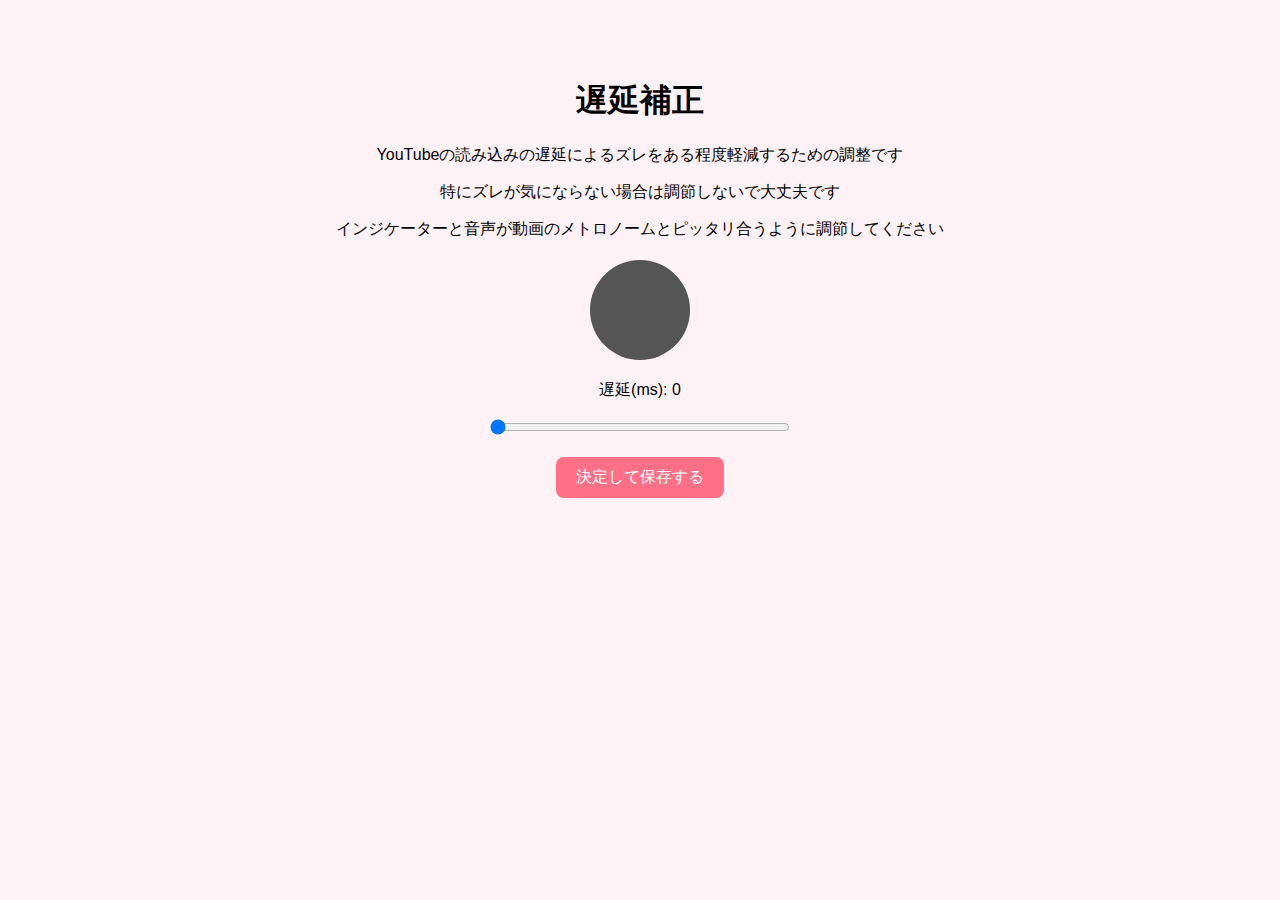
<file: calibrator/index.html>
<!DOCTYPE html>
<html lang="ja">
<head>
  <meta charset="UTF-8">
  <title>遅延キャリブレーター</title>
  <style>
    body {
      background: #fff2f7;
      color: black;
      font-family: sans-serif;
      text-align: center;
      padding-top: 50px;
    }
    #indicator {
      width: 100px;
      height: 100px;
      margin: 20px auto;
      border-radius: 50%;
      background-color: #555;
      transition: background-color 0.1s;
    }
    #slider {
      width: 300px;
    }
    button {
      background-color: #ff7086;
      color: white;
      border: none;
      padding: 10px 20px;
      font-size: 1rem;
      border-radius: 8px;
      cursor: pointer;
      transition: background-color 0.2s;
    }
    button:hover {
      background-color: #ff9eb0;
    }
  </style>
</head>
<body>
  <h1>遅延補正</h1>
  <p>YouTubeの読み込みの遅延によるズレをある程度軽減するための調整です</p>
  <p>特にズレが気にならない場合は調節しないで大丈夫です</p>
  <div id="player"></div>
  <p>インジケーターと音声が動画のメトロノームとピッタリ合うように調節してください</p>
  <div id="indicator"></div>
  <p>遅延(ms): <span id="delayLabel">0</span></p>
  <input type="range" id="slider" min="0" max="499" step="1" value="0">
  <br><br>
  <button onclick="saveDelay()">決定して保存する</button>

  <script>
    let player;
    let delayMs = 0;
    let baseBpm = 120;
    let lastBeat = 0;

    function onYouTubeIframeAPIReady() {
      player = new YT.Player('player', {
        height: '360', width: '640',
        videoId: 'VMNs8USvQBA', 
        playerVars: { autoplay: 1, controls: 0, loop: 1, modestbranding: 1, rel: 0 },
        events: {
          onReady: () => player.playVideo()
        }
      });
    }

    const indicator = document.getElementById("indicator");
    const slider = document.getElementById("slider");
    const label = document.getElementById("delayLabel");

    slider.addEventListener("input", () => {
      delayMs = parseInt(slider.value);
      label.textContent = delayMs;
    });

    function startBlinkLoop() {
      setInterval(() => {
        if (!player || typeof player.getCurrentTime !== 'function') return;
        const time = player.getCurrentTime();
        const beatLength = 60 / baseBpm; // 秒
        const currentBeat = Math.floor((time + delayMs / 1000) / beatLength);
        if (currentBeat !== lastBeat) {
          lastBeat = currentBeat;
          blinkIndicator();
        }
      }, 10);
    }

    function blinkIndicator() {
      const audio = new Audio("/play/Snap.wav");
      audio.play();
      indicator.style.backgroundColor = 'red';
      setTimeout(() => {
        indicator.style.backgroundColor = '#555';
      }, 100);
    }

    function saveDelay() {
      localStorage.setItem("yt_delay_ms", -delayMs);
      window.location.href = "/select";
    }

    window.onload = () => {
      const saved = localStorage.getItem("yt_delay_ms");
      if (saved !== null) {
        delayMs = parseInt(saved);
        slider.value = delayMs;
        label.textContent = delayMs;
      }
      startBlinkLoop();
    };
  </script>
  <script src="https://www.youtube.com/iframe_api"></script>
</body>
</html>
</file>
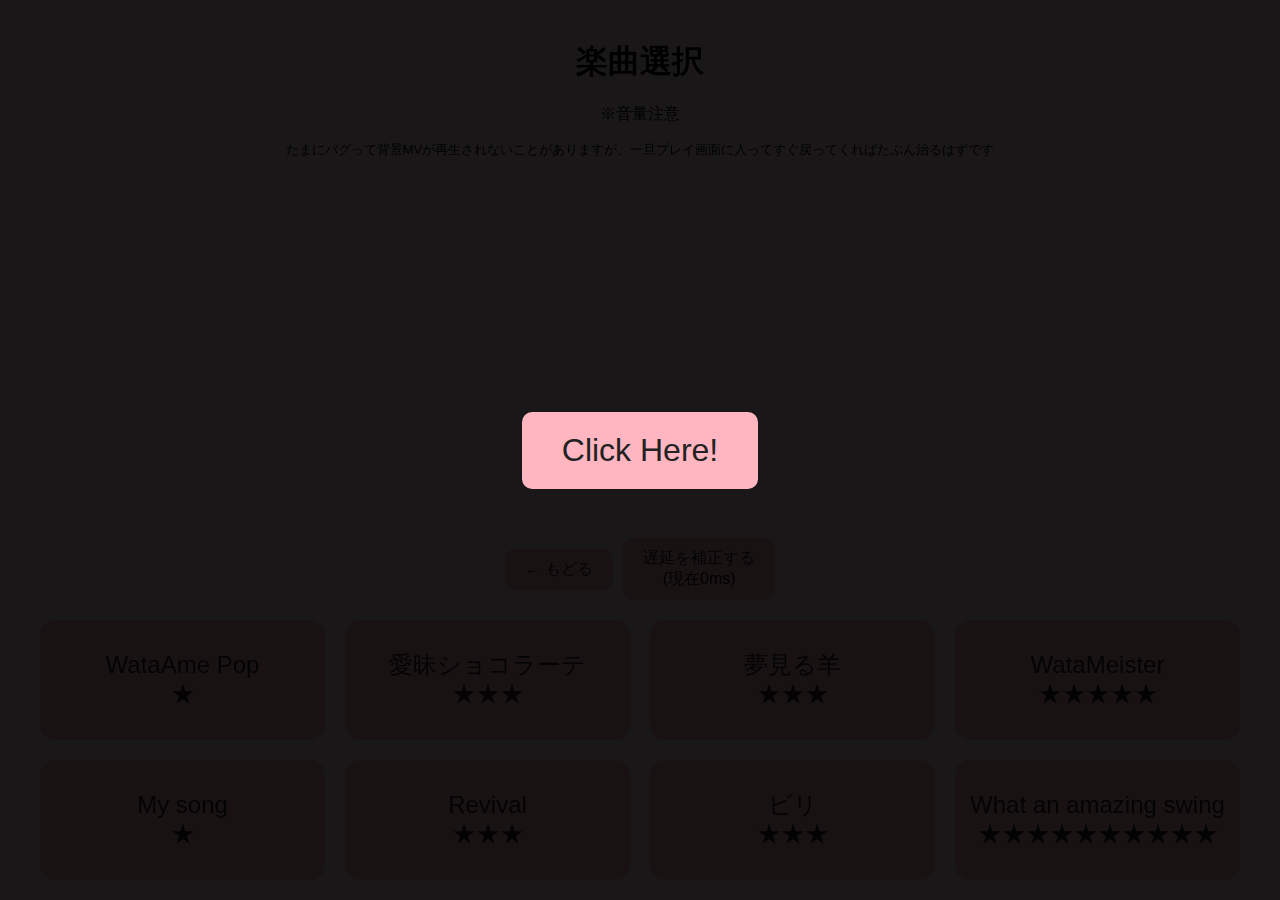
<file: select/index.html>
<!DOCTYPE html>
<html lang="ja">
<head>
  <meta charset="UTF-8" />
  <title>楽曲選択 - WD!!</title>
      <link rel="icon" href="/favicon.png" type="image/png" />
        <!-- Google tag (gtag.js) -->
    <script async src="https://www.googletagmanager.com/gtag/js?id=G-HB78MEGS2W"></script>
  <style>
    body {
      font-family: 'Noto Sans JP', sans-serif;
      background: #222;
      color: #fff;
      text-align: center;
      margin: 0;
      padding: 20px;
    }
    main {
      padding-top: 350px;
    }
    h1 {
      margin: 20px 0;
    }
    .song-list {
      display: grid;
      grid-template-columns: repeat(4, 1fr);
      grid-gap: 20px;
      max-width: 1200px; /* Increased width to accommodate longer button labels */
      margin: 0 auto;
      padding: 0;
      list-style: none;
    }
    .song-list button {
      background: #ffb6c1;
      border: none;
      padding: 20px 10px;
      font-size: 1.5rem;
      border-radius: 15px;
      color: #222;
      cursor: pointer;
      transition: transform 0.3s ease, background-color 0.3s ease;
      width: 100%;
      height: auto;
      min-height: 120px;
      white-space: normal;
      line-height: 1.2;
    }
    .song-list button:hover {
      background: #ff90b3;
      transform: scale(1.05);
      color: #222;
    }
    #pinkOverlay {
      position: fixed;
      top: 0;
      left: 0;
      width: 100vw;
      height: 100vh;
      background-color: rgb(255, 233, 237);
      pointer-events: none; /* 背景への干渉防止 */
      z-index: -1;
      opacity: 1;
      transition: opacity 0.3s ease;
    }
    #loadingScreen {
      position: fixed;
      top: 0;
      left: 0;
      width: 100vw;
      height: 100vh;
      background: rgba(0,0,0,0.9);
      color: white;
      font-size: 2rem;
      display: flex;
      flex-direction: column;
      align-items: center;
      justify-content: center;
      font-family: 'Noto Sans JP', sans-serif;
      z-index: 999;
    }
    #progressBarContainer {
      width: 80%;
      height: 20px;
      background-color: #444;
      border-radius: 10px;
      margin: 20px auto 0 auto;
      overflow: hidden;
    }

    #progressBar {
      width: 0%;
      height: 100%;
      background-color: #ff90b3;
      border-radius: 10px 0 0 10px;
      transition: width 0.3s ease;
    }
    header h1,
    header p {
      transition: color 0.3s ease;
    }
    #bgVideoContainer iframe {
      width: 100%;
      height: 100%;
      border: none;
      pointer-events: none;
    }
  </style>
  <script src="https://www.youtube.com/iframe_api"></script>
</head>
<body>
  
  <div id="interactionOverlay" style="position: fixed; top: 0; left: 0; width: 100vw; height: 100vh; background: rgba(0,0,0,0.9); z-index: 2000; display: flex; align-items: center; justify-content: center; flex-direction: column; color: white; font-family: 'Noto Sans JP', sans-serif;">
    <button id="unlockButton" style="font-size: 2rem; padding: 20px 40px; background: #ffb6c1; color: #222; border: none; border-radius: 10px; cursor: pointer;">Click Here!</button>
  </div>

  <header>
    <h1>楽曲選択</h1>
    <p>※音量注意</p>
    <p id="noteMessage" style="color: black; font-size: smaller;">たまにバグって背景MVが再生されないことがありますが、一旦プレイ画面に入ってすぐ戻ってくればたぶん治るはずです</p> 
  </header>

  <!-- 背景動画 -->
  <div id="bgVideoContainer" style="position: fixed; top: 0; left: 0; width: 100vw; height: 100vh; z-index: -2; pointer-events: none; overflow: hidden;">
    <div id="player"></div>
  </div>
  <div id="pinkOverlay"></div>

  <div style="position: fixed; bottom: 0; left: 0; width: 100%; padding-bottom: 20px; z-index: 100;">
    <main>
    <div style="display: flex; justify-content: center; align-items: center; margin-bottom: 20px; gap: 10px;">
      <button id="backButton" style="font-size: 1rem; padding: 10px 20px; border-radius: 10px; border: none; background: #ffb6c1; color: #222; cursor: pointer;">
        ← もどる
      </button>
      <button id="calibrationButton" style="font-size: 1rem; padding: 10px 20px; border-radius: 10px; border: none; background: #ffb6c1; color: #222; cursor: pointer;">
        遅延を補正する <div id="delayStatus" style="font-size: 1rem; color: black;"></div>
      </button>
    </div>
    <ul class="song-list">
      <li><button data-file="wataamepop.mp4">WataAme Pop<br>★</button></li>
      <li><button data-file="aimaishokora-te.mp4">愛昧ショコラーテ<br>★★★</button></li>
      <li><button data-file="yumemiruhituji.mp4">夢見る羊<br>★★★</button></li>
      <li><button data-file="watameister.mp4">WataMeister<br>★★★★★</button></li>
      <li><button data-file="mysong.mp4">My song<br>★</button></li>
      <li><button data-file="revival.mp4">Revival<br>★★★</button></li>
      <li><button data-file="biri.mp4">ビリ<br>★★★</button></li>
      <li><button data-file="whatanamazingswing.mp4">What an amazing swing<br>★★★★★★★★★★</button></li>
    </ul>
  </div>
    </main>

  <script>
    const pinkOverlay = document.getElementById('pinkOverlay');
    const headerTitle = document.querySelector('header h1');
    const headerNote = document.querySelector('header p');

    // 初期状態でピンクオーバーレイは表示されたままにする
    pinkOverlay.style.opacity = '1';
    headerTitle.style.color = 'black';
    headerNote.style.color = 'black';

    document.querySelectorAll('.song-list button').forEach(button => {
      button.addEventListener('click', () => {
        const file = button.getAttribute('data-file');
        const videoInfo = videoDataGlobal[file];
        if (videoInfo) {
          const videoData = {
            id: videoInfo.videoId,
            start: videoInfo.chorusStart || 0
          };
          sessionStorage.setItem('videoData', JSON.stringify(videoData));
        }
        window.location.href = `/play?song=${encodeURIComponent(file)}`;
      });
    });
    document.getElementById('backButton').addEventListener('click', () => {
      window.location.href = '/';
    });

    let player;
    let userInteracted = false;
    let videoDataGlobal = null;

    const interactionOverlay = document.getElementById('interactionOverlay');
    const unlockButton = document.getElementById('unlockButton');

    unlockButton.addEventListener('click', () => {
      interactionOverlay.style.display = 'none';
      userInteracted = true;
      if (player && typeof player.unMute === 'function') {
        player.unMute();
      }
    });

    function onYouTubeIframeAPIReady() {
      // プレイヤー破棄
      if (player) {
        try {
          player.destroy();
        } catch(e) {
          console.warn("player.destroy() failed:", e);
        }
        player = null;
      }

      // プレイヤー用のdivを空にして再生成しやすく
      const playerDiv = document.getElementById('player');
      playerDiv.innerHTML = '';

      playerReady = false;
      player = new YT.Player('player', {
        height: '100%',
        width: '100%',
        videoId: '',
        playerVars: {
          autoplay: 0,
          controls: 0,
          modestbranding: 1,
          rel: 0,
          loop: 1,
          playlist: '',
          mute: 1,
          iv_load_policy: 3,
          disablekb: 1,
          playsinline: 1
        },
        events: {
          'onReady': event => {
            playerReady = true;
            event.target.mute();
            event.target.pauseVideo();
          },
          'onStateChange': event => {
            // 必要なら状態管理
          }
        }
      });
    }

    function onPlayerReady(event) {
      event.target.mute();
      event.target.pauseVideo();
    }

    function onPlayerStateChange(event) {
    }

    document.body.addEventListener('click', () => {
      if (!userInteracted) {
        userInteracted = true;
      }
    }, { once: true });

    fetch('/musics/videoids.json')
      .then(response => response.json())
      .then(videoData => {
        videoDataGlobal = videoData;
        const pinkOverlay = document.getElementById('pinkOverlay');
        const headerTitle = document.querySelector('header h1');
        const headerNote = document.querySelector('header p');

        function playVideo(videoId, startSeconds) {
          if (!player || typeof player.loadVideoById !== 'function') {
            console.warn("YouTube player not ready yet");
            return;
          }
          if (!userInteracted) {
            player.mute();
          } else {
            player.unMute();
          }
          player.loadVideoById({
            videoId: videoId,
            startSeconds: startSeconds,
            suggestedQuality: 'hd720',
          });
          player.playVideo();
        }

        document.querySelectorAll('.song-list button').forEach(button => {
          button.addEventListener('mouseenter', () => {
            const songFile = button.getAttribute('data-file');
            const videoInfo = videoDataGlobal ? videoDataGlobal[songFile] : null;
            if (videoInfo) {
              pinkOverlay.style.opacity = '0';
              headerTitle.style.color = 'white';
              headerNote.style.color = 'white';
              const noteMessage = document.getElementById('noteMessage');
              if (noteMessage) noteMessage.style.color = 'white';
              document.title = "楽曲選択 - WD!!";
              playVideo(videoInfo.videoId, videoInfo.chorusStart || 0);
            }
          });

          button.addEventListener('mouseleave', () => {
            pinkOverlay.style.opacity = '1';
            headerTitle.style.color = 'black';
            headerNote.style.color = 'black';
            const noteMessage = document.getElementById('noteMessage');
            if (noteMessage) noteMessage.style.color = 'black';
            if (player && typeof player.pauseVideo === 'function') {
              player.pauseVideo();
              player.seekTo(0, true);
            }
          });
        });
      });
    document.getElementById('calibrationButton').addEventListener('click', () => {
      window.location.href = '/calibrator';
    });

    window.addEventListener('DOMContentLoaded', () => {
      const storedDelay = localStorage.getItem('yt_delay_ms');
      const delayStatus = document.getElementById('delayStatus');
      if (delayStatus) {
        const parsedDelay = Number(storedDelay);
        if (!isNaN(parsedDelay) && parsedDelay >= 0) {
          delayStatus.textContent = ` (現在${parsedDelay}ms)`;
        } else {
          delayStatus.textContent = ` (遅延未設定)`;
        }
      }
    });
  </script>
</body>
</html>
</file>
